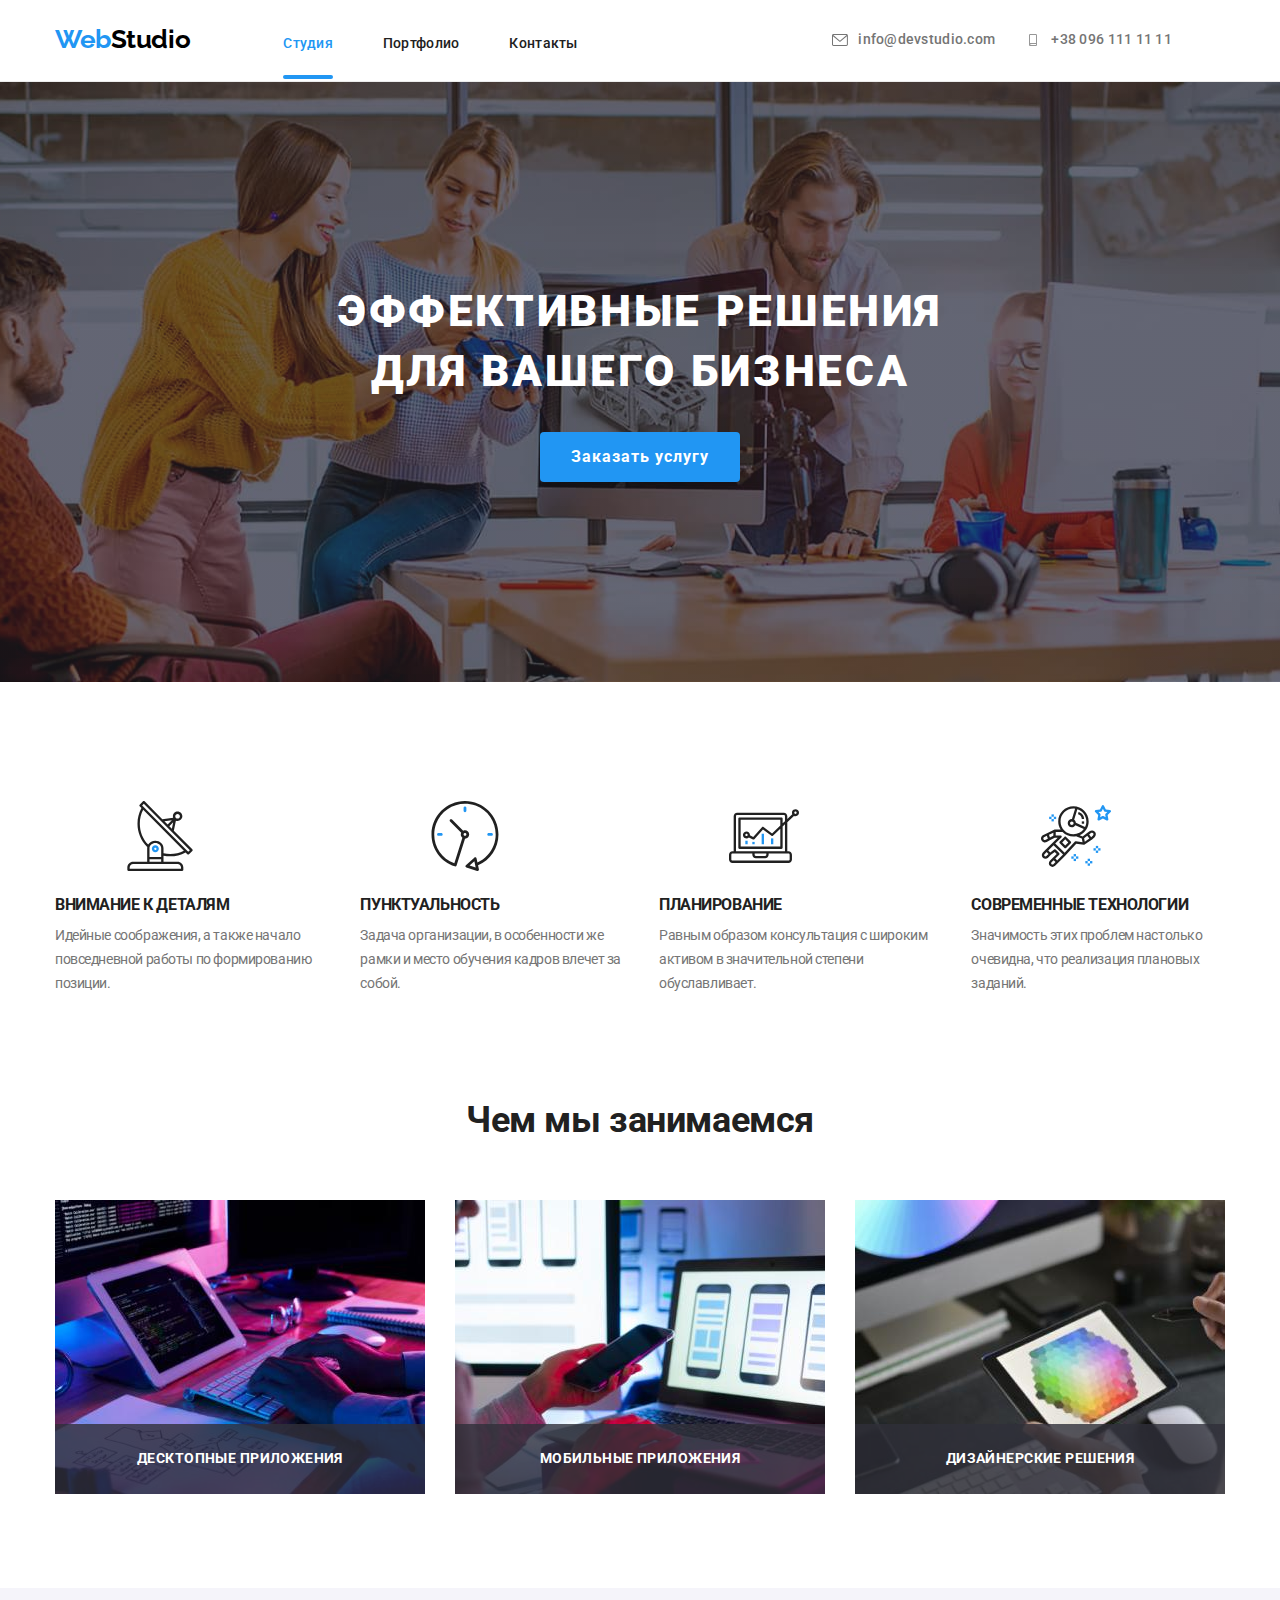
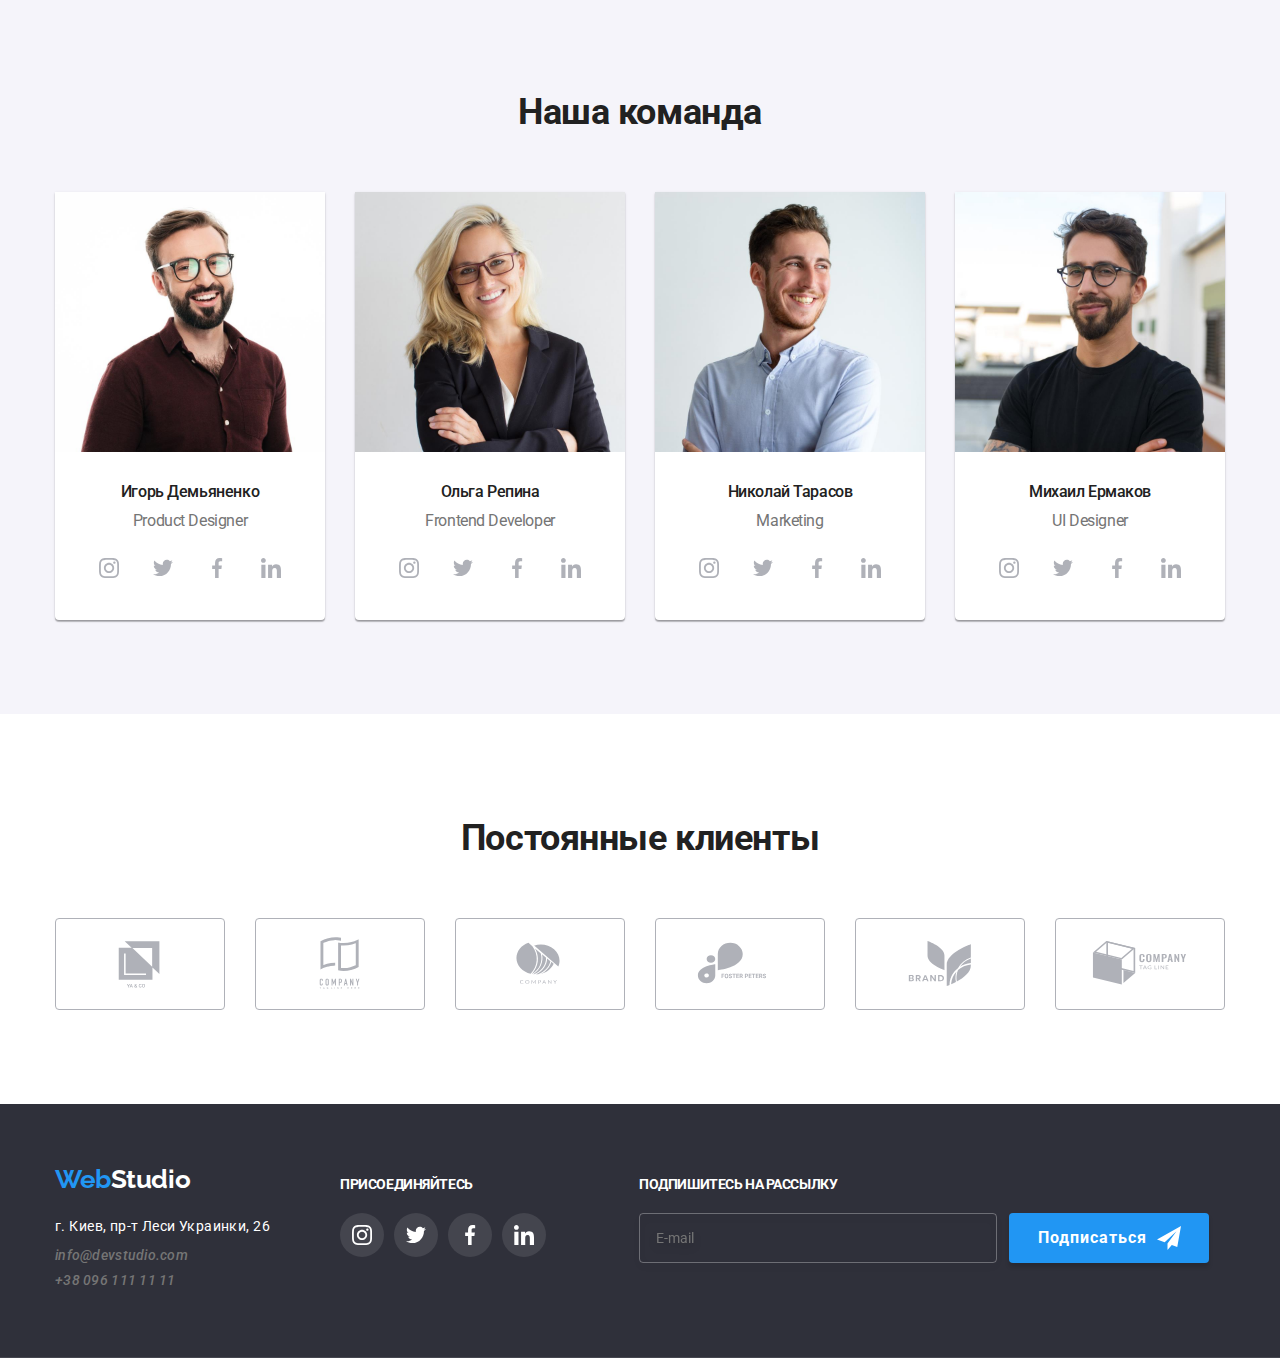
<file: index.html>
<!DOCTYPE html>
<html lang="ru">

<head>
  <meta charset="UTF-8">
  <meta http-equiv="X-UA-Compatible" content="IE=edge">
  <meta name="viewport" content="width=device-width, initial-scale=1.0">
  <title>Web Studio</title>
  <link rel="preconnect" href="https://fonts.googleapis.com">
  <link rel="preconnect" href="https://fonts.gstatic.com" crossorigin>
  <link href="https://fonts.googleapis.com/css2?family=Raleway:wght@700&family=Roboto:wght@400;500;700;900&display=swap"
    rel="stylesheet">
  <link rel="stylesheet" href="https://cdnjs.cloudflare.com/ajax/libs/modern-normalize/1.1.0/modern-normalize.css"
    integrity="sha512-Y0MM+V6ymRKN2zStTqzQ227DWhhp4Mzdo6gnlRnuaNCbc+YN/ZH0sBCLTM4M0oSy9c9VKiCvd4Jk44aCLrNS5Q=="
    crossorigin="anonymous" referrerpolicy="no-referrer" />
  <link rel="stylesheet" href="./css/styles.css">
</head>

<body>
  <!-- header -->
  <header class="header">
    <div class="container">
      <nav>
        <a href="./index.html" class="header-logo link"><span class="header-logo-alt">Web</span>Studio</a>
        <ul class="header-nav">
          <li> <a href="./index.html" class="link current header-link">Студия</a></li>
          <li> <a href="./portfolio.html" class="link header-link">Портфолио</a> </li>
          <li> <a href="" class="link header-link">Контакты</a> </li>
        </ul>

        <ul class="header-links">
          <li> <a href="mailto:info@devstudio.com" class="link contact-link">
              <svg class="contacts-logo">
                <use href="./images/sprite.svg#icon-envelope"></use>
              </svg>
              info@devstudio.com</a> </li>
          <li> <a href="tel:+380961111111" class="link contact-link">
              <svg class="contacts-logo">
                <use href="./images/sprite.svg#icon-smartphone"></use>
              </svg>
              +38 096 111 11 11</a> </li>
        </ul>
      </nav>
    </div>
  </header>
  <main>
    <!-- Hat or Hero -->
    <section class="hero">
      <div class="container">
        <h1 class="hero-title">Эффективные решения для вашего бизнеса</h1>
        <button type="button" class="hero-btn btn" data-modal-open>Заказать услугу</button>
      </div>
    </section>

    <!-- features -->
    <section class="features section">
      <div class="container">
        <h2 class="features-title" hidden>Features</h2>
        <ul class="features-list">
          <li class="features-list-item">
            <div class="features-logo-block">
              <svg class="features-logo">
                <use href="./images/sprite.svg#icon-antenna"></use>
              </svg>
            </div>
            <div class="features-item">
              <h3 class="features-item-title">Внимание к деталям</h3>
              <p class="features-text">Идейные соображения, а также начало повседневной работы по формированию позиции.
              </p>
            </div>
          </li>
          <li class="features-list-item">
            <div class="features-logo-block">
              <svg class="features-logo">
                <use href="./images/sprite.svg#icon-clock"></use>
              </svg>
            </div>
            <div class="features-item">
              <h3 class="features-item-title">Пунктуальность</h3>
              <p class="features-text">Задача организации, в особенности же рамки и место обучения кадров влечет за
                собой.
              </p>
            </div>
          </li>
          <li class="features-list-item">
            <div class="features-logo-block">
              <svg class="features-logo">
                <use href="./images/sprite.svg#icon-diagram"></use>
              </svg>
            </div>
            <div class="features-item">
              <h3 class="features-item-title">Планирование</h3>
              <p class="features-text">Равным образом консультация с широким активом в значительной степени
                обуславливает.</p>
            </div>
          </li>
          <li class="features-list-item">
            <div class="features-logo-block">
              <svg class="features-logo">
                <use href="./images/sprite.svg#icon-astronaut"></use>
              </svg>
            </div>
            <div class="features-item">
              <h3 class="features-item-title">Современные технологии</h3>
              <p class="features-text">Значимость этих проблем настолько очевидна, что реализация плановых заданий.
              </p>
            </div>
          </li>
        </ul>
      </div>
    </section>
    <!-- What we do -->
    <section class="working">
      <div class="container">
        <h2 class="working-title">Чем мы занимаемся</h2>
        <ul class="working-list">
          <li class="working-item">
            <img src="./images/box1.jpg" alt="Десктопные приложения" width="370">
            <p class="working-overtext">Десктопные приложения</p>
          </li>
          <li class="working-item">
            <img src="./images/box2.jpg" alt="Мобильные приложения" width="370">
            <p class="working-overtext">Мобильные приложения</p>
          </li>
          <li class="working-item">
            <img src="./images/box3.jpg" alt="Дизайнерские решения" width="370">
            <p class="working-overtext">Дизайнерские решения</p>
          </li>
        </ul>
      </div>
    </section>
    <!-- Our team -->
    <section class="team section">
      <div class="container">
        <h2 class="team-title">Наша команда</h2>
        <ul class="team-list">
          <li class="team-item">
            <img src="./images/teamcard1.jpg" alt="Фото Игоря" width="270">
            <div class="team-text-item">
              <h3 class="team-item-title">Игорь Демьяненко</h3>
              <p class="team-item-text">Product Designer</p>
              <ul class="team-logo-block">
                <li class="team-logo-item">
                  <svg class="team-logo">
                    <use href="./images/sprite.svg#icon-instagram"></use>
                  </svg>
                </li>
                <li class="team-logo-item">
                  <svg class="team-logo">
                    <use href="./images/sprite.svg#icon-twitter"></use>
                  </svg>
                </li>
                <li class="team-logo-item">
                  <svg class="team-logo">
                    <use href="./images/sprite.svg#icon-facebook"></use>
                  </svg>
                </li>
                <li class="team-logo-item">
                  <svg class="team-logo">
                    <use href="./images/sprite.svg#icon-linkedin"></use>
                  </svg>
                </li>
              </ul>
            </div>
          </li>
          <li class="team-item">
            <img src="./images/teamcard2.jpg" alt="Фото Ольги" width="270">
            <div class="team-text-item">
              <h3 class="team-item-title">Ольга Репина</h3>
              <p class="team-item-text">Frontend Developer</p>
              <ul class="team-logo-block">
                <li class="team-logo-item">
                  <svg class="team-logo">
                    <use href="./images/sprite.svg#icon-instagram"></use>
                  </svg>
                </li>
                <li class="team-logo-item">
                  <svg class="team-logo">
                    <use href="./images/sprite.svg#icon-twitter"></use>
                  </svg>
                </li>
                <li class="team-logo-item">
                  <svg class="team-logo">
                    <use href="./images/sprite.svg#icon-facebook"></use>
                  </svg>
                </li>
                <li class="team-logo-item">
                  <svg class="team-logo">
                    <use href="./images/sprite.svg#icon-linkedin"></use>
                  </svg>
                </li>
              </ul>
            </div>
          </li>
          <li class="team-item">
            <img src="./images/teamcard3.jpg" alt="Фото Николая" width="270">
            <div class="team-text-item">
              <h3 class="team-item-title">Николай Тарасов</h3>
              <p class="team-item-text">Marketing</p>
              <ul class="team-logo-block">
                <li class="team-logo-item">
                  <svg class="team-logo">
                    <use href="./images/sprite.svg#icon-instagram"></use>
                  </svg>
                </li>
                <li class="team-logo-item">
                  <svg class="team-logo">
                    <use href="./images/sprite.svg#icon-twitter"></use>
                  </svg>
                </li>
                <li class="team-logo-item">
                  <svg class="team-logo">
                    <use href="./images/sprite.svg#icon-facebook"></use>
                  </svg>
                </li>
                <li class="team-logo-item">
                  <svg class="team-logo">
                    <use href="./images/sprite.svg#icon-linkedin"></use>
                  </svg>
                </li>
              </ul>
            </div>
          </li>
          <li class="team-item">
            <img src="./images/teamcard4.jpg" alt="Фото Михаила" width="270">
            <div class="team-text-item">
              <h3 class="team-item-title">Михаил Ермаков</h3>
              <p class="team-item-text">UI Designer</p>

              <ul class="team-logo-block">
                <li class="team-logo-item">
                  <svg class="team-logo">
                    <use href="./images/sprite.svg#icon-instagram"></use>
                  </svg>
                </li>
                <li class="team-logo-item">
                  <svg class="team-logo">
                    <use href="./images/sprite.svg#icon-twitter"></use>
                  </svg>
                </li>
                <li class="team-logo-item">
                  <svg class="team-logo">
                    <use href="./images/sprite.svg#icon-facebook"></use>
                  </svg>
                </li>
                <li class="team-logo-item">
                  <svg class="team-logo">
                    <use href="./images/sprite.svg#icon-linkedin"></use>
                  </svg>
                </li>
              </ul>

            </div>
          </li>
        </ul>
      </div>
    </section>
  </main>
  <!-- clients -->
  <section class="client section">
    <div class="container">
      <h2 class="client-title">Постоянные клиенты</h2>
      <ul class="client-logo-block">
        <li class="client-logo-item">
          <a href="#" class="link"></a>
          <svg class="client-logo">
            <use href="./images/sprite.svg#icon-Logo"></use>
          </svg>
        </li>
        <li class="client-logo-item">
          <a href="#" class="link"></a>
          <svg class="client-logo">
            <use href="./images/sprite.svg#icon-Logo1"></use>
          </svg>
        </li>
        <li class="client-logo-item">
          <a href="#" class="link"></a>
          <svg class="client-logo">
            <use href="./images/sprite.svg#icon-Logo2"></use>
          </svg>
        </li>
        <li class="client-logo-item">
          <a href="#" class="link"></a>
          <svg class="client-logo">
            <use href="./images/sprite.svg#icon-Logo3"></use>
          </svg>
        </li>
        <li class="client-logo-item">
          <a href="#" class="link"></a>
          <svg class="client-logo">
            <use href="./images/sprite.svg#icon-Logo4"></use>
          </svg>
        </li>
        <li class="client-logo-item">
          <a href="#" class="link"></a>
          <svg class="client-logo">
            <use href="./images/sprite.svg#icon-Logo5"></use>
          </svg>
        </li>

      </ul>
    </div>
  </section>


  <!-- our contacts -->

  <footer class="footer">
    <div class="container">
      <div class="footer-blocks">
        <div class="adress-block">
          <a href="./index.html" class="link footer-logo"><span class="footer-logo-alt">Web</span>Studio</a>
          <address class="address">
            <ul class="footer-links">
              <li>
                <p class="physical-address"> г. Киев, пр-т Леси Украинки, 26</p>
              </li>
              <li> <a href="mailto:info@devstudio.com" class="link contact-link">info@devstudio.com</a> </li>
              <li> <a href="tel:+380961111111" class="link contact-link">+38 096 111 11 11</a> </li>
            </ul>
          </address>
        </div>
        <div class="join">
          <p class="join-text">присоединяйтесь</p>
          <ul class="join-logo-block">
            <li class="join-logo-item">
              <a href="#" class="link"></a>
              <svg class="join-logo">
                <use href="./images/sprite.svg#icon-instagram"></use>
              </svg>
            </li>
            <li class="join-logo-item">
              <a href="#" class="link"></a>
              <svg class="join-logo">
                <use href="./images/sprite.svg#icon-twitter"></use>
              </svg>
            </li>
            <li class="join-logo-item">
              <a href="#" class="link"></a>
              <svg class="join-logo">
                <use href="./images/sprite.svg#icon-facebook"></use>
              </svg>
            </li>
            <li class="join-logo-item">
              <a href="#" class="link"></a>
              <svg class="join-logo">
                <use href="./images/sprite.svg#icon-linkedin"></use>
              </svg>
            </li>
          </ul>
        </div>
        <div class="mailing">
          <p class="mailing-text">Подпишитесь на рассылку</p>

          <form action="#" method="GET" class="mailing-form">

            <label for="email-input" class="mailing-input-text"></label>
            <input type="email" placeholder="E-mail" id="email-input" name="user-email" class="mailing-input">
            <button type="submit" class="mailing-btn btn">Подписаться
              <svg class="mailing-logo">
                <use href="./images/sprite.svg#icon-icon-send"></use>
              </svg>
            </button>

          </form>

        </div>
      </div>
    </div>
  </footer>
  <div class="backdrop is-hidden" data-modal>
    <div class="modal">
      <button class="close-btn" type="button" data-modal-close>
        <svg class="close-icon">
          <use href="./images/sprite.svg#icon-Vector"></use>
        </svg>
      </button>
      <form action="" method="GET" class="modal-form">
        <p class="modal-title">Оставьте свои данные, мы вам перезвоним</p>


        <div class="form-field">
          <label for="name-input" class="form-input-text">Имя</label>
          <div class="input-wrapper">
            <input type="text" name="user-name" id="name-input" class="form-input">
            <svg class="input-icon" width="18" height="18">
              <use href="./images/sprite.svg#icon-person-black"></use>
            </svg>
          </div>

        </div>

        <div class="form-field">
          <label for="tel-input" class="form-input-text">Телефон</label>
          <div class="input-wrapper">
            <input type="tel" id="tel-input" name="user-name" class="form-input">
            <svg class="input-icon" width="18" height="18">
              <use href="./images/sprite.svg#icon-phone-black"></use>
            </svg>
          </div>


        </div>

        <div class="form-field">
          <label for="email-input" class="form-input-text">Почта</label>
          <div class="input-wrapper">
            <input type="email" id="email-input" name="user-name" class="form-input">
            <svg class="input-icon" width="18" height="18">
              <use href="./images/sprite.svg#icon-email-black"></use>
            </svg>
          </div>


        </div>

        <div class="form-field">
          <label for="comment" class="form-input-text">Комментарий</label>
          <div class="input-wrapper">
            <textarea name="user-comment" id="comment" class="form-text" placeholder="Введите текст"></textarea>

          </div>

          <div class="form-field">
            <input type="checkbox" class="input-check visually-hidden" id="input-check">
            <label for="input-check" class="input-check-text">

              <span class="input-check">
                <svg class="check-icon" width="11" height="8">
                  <use href="./images/sprite.svg#icon-check"></use>
                </svg>
              </span>
              Соглашаюсь с рассылкой и принимаю <a href="#" class="form-rights"> Условия договора</a> </label>
          </div>
          <button type="submit" class="form-send-btn btn">Отправить</button>
      </form>
    </div>
  </div>

  <script src="./js/modal.js"></script>
  <!-- Скрипт Репеты -->
  <!-- <script>
    (() => {
      document
        .querySelector('.js-speaker-form')
        .addEventListener('submit', e => {
          e.preventDefault();

          new FormData(e.currentTarget).forEach(value, name) =>
          console.log(`${name}: ${value}`),
       );
    });
    }) ();

  </script> -->
</body>

</html>
</file>
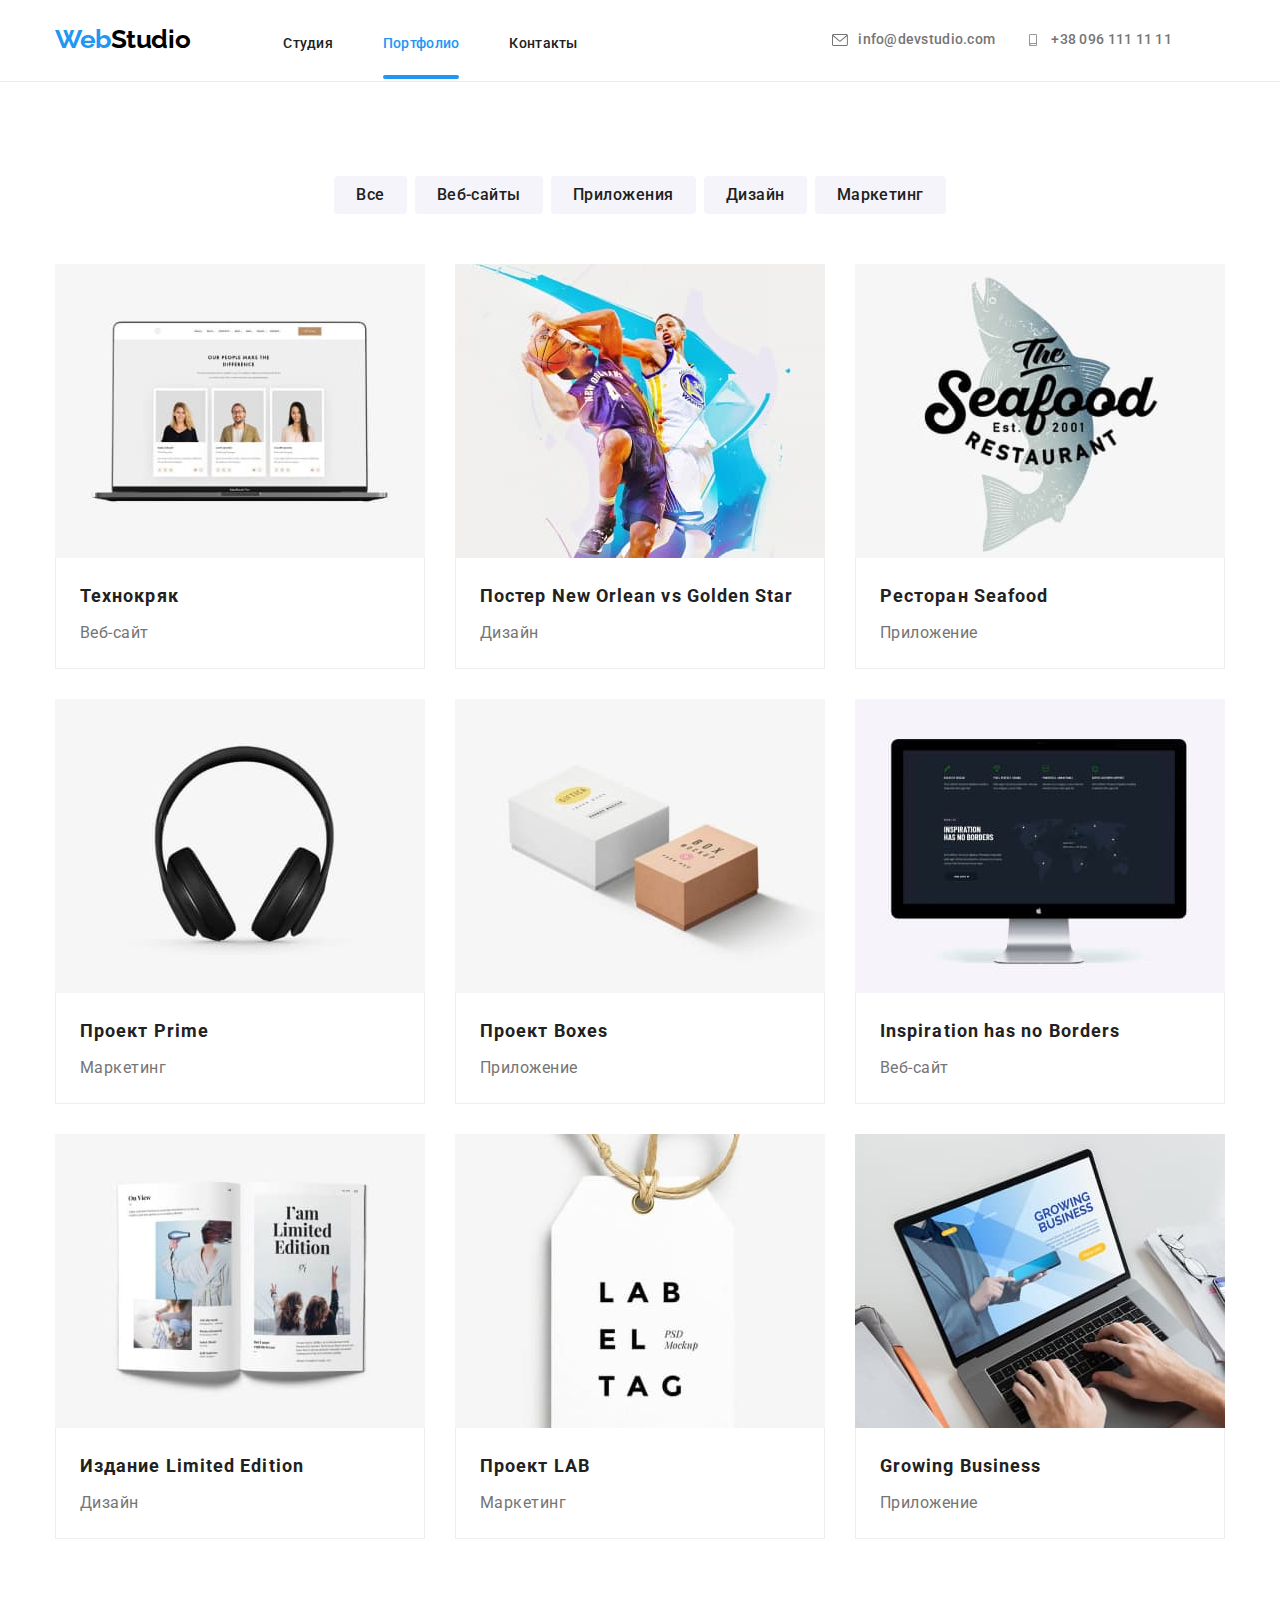
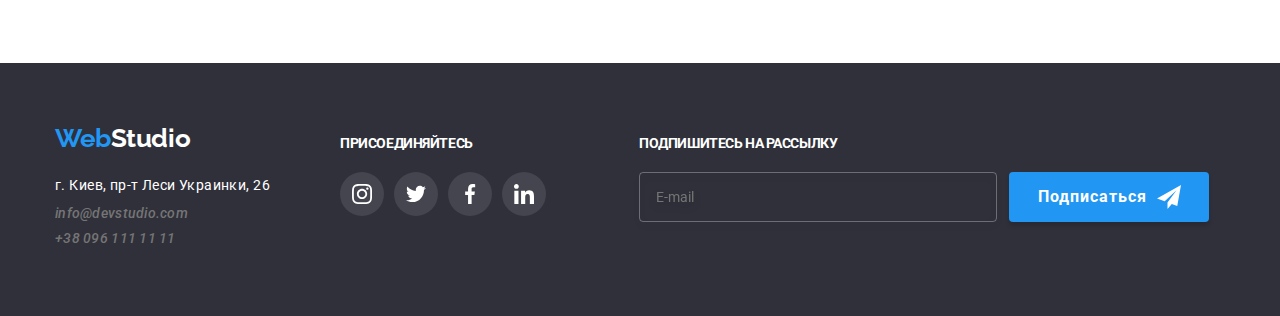
<file: portfolio.html>
<!DOCTYPE html>
<html lang="ru">

<head>
    <meta charset="UTF-8">
    <meta http-equiv="X-UA-Compatible" content="IE=edge">
    <meta name="viewport" content="width=device-width, initial-scale=1.0">
    <title>Web Studio</title>
    <link rel="preconnect" href="https://fonts.googleapis.com">
    <link rel="preconnect" href="https://fonts.gstatic.com" crossorigin>
    <link
        href="https://fonts.googleapis.com/css2?family=Raleway:wght@700&family=Roboto:wght@400;500;700;900&display=swap"
        rel="stylesheet">
    <link rel="stylesheet" href="https://cdnjs.cloudflare.com/ajax/libs/modern-normalize/1.1.0/modern-normalize.css"
        integrity="sha512-Y0MM+V6ymRKN2zStTqzQ227DWhhp4Mzdo6gnlRnuaNCbc+YN/ZH0sBCLTM4M0oSy9c9VKiCvd4Jk44aCLrNS5Q=="
        crossorigin="anonymous" referrerpolicy="no-referrer" />
    <link rel="stylesheet" href="./css/styles.css">
</head>

<body>
    <!-- header -->
    <header class="header">
        <div class="container">
            <nav>
                <a href="./index.html" class="header-logo link"><span class="header-logo-alt">Web</span>Studio</a>
                <ul class="header-nav">
                    <li> <a href="./index.html" class="link header-link">Студия</a> </li>
                    <li> <a href="./portfolio.html" class="link current header-link">Портфолио</a> </li>
                    <li> <a href="" class="link header-link">Контакты</a> </li>
                </ul>

                <ul class="header-links">
                    <li> <a href="mailto:info@devstudio.com" class="link contact-link">
                            <svg class="contacts-logo">
                                <use href="./images/sprite.svg#icon-envelope"></use>
                            </svg>
                            info@devstudio.com</a> </li>
                    <li> <a href="tel:+380961111111" class="link contact-link">
                            <svg class="contacts-logo">
                                <use href="./images/sprite.svg#icon-smartphone"></use>
                            </svg>
                            +38 096 111 11 11</a> </li>
                </ul>
            </nav>
        </div>
    </header>
    <main>
        <h1 hidden> Our portfolio </h1>

        <section class="filters section">
            <div class="container">
                <ul class="filters-list">
                    <li>
                        <button type="button" class="filters-btn btn-alt"> Все </button>
                    </li>
                    <li>
                        <button type="button" class="filters-btn btn-alt"> Веб-сайты </button>
                    </li>
                    <li>
                        <button type="button" class="filters-btn btn-alt"> Приложения </button>
                    </li>
                    <li>
                        <button type="button" class="filters-btn btn-alt"> Дизайн </button>
                    </li>
                    <li>
                        <button type="button" class="filters-btn btn-alt"> Маркетинг</button>
                    </li>
                </ul>

                <h2 hidden> Our-works </h2>

                <ul class="works-list">
                    <li class="works-item">
                        <div class="works-image-block">
                            <img src="./images/pf1.jpg" width="370px" alt="Сайт Технокряк" />
                            <p class="works-item-hidden">Технокряк это современная площадка распространения
                                коронавируса.
                                Компании используют эту платформу для цифрового
                                шпионажа и атак на защищённые сервера конкурентов.</p>
                        </div>
                        <div class="works-text-item">
                            <h3 class="works-item-title">Технокряк</h3>
                            <p class="works-item-text">Веб-сайт</p>
                        </div>
                    </li>
                    <li class="works-item">
                        <div class="works-image-block">
                            <img src="./images/pf2.jpg" width="370px" alt="Баскетболисты" />
                            <p class="works-item-hidden">Overlay.</p>
                        </div>
                        <div class="works-text-item">
                            <h3 class="works-item-title">Постер New Orlean vs Golden Star</h3>
                            <p class="works-item-text">Дизайн</p>
                        </div>
                    </li>
                    <li class="works-item">
                        <div class="works-image-block">
                            <img src="./images/pf3.jpg" width="370px" alt="Логотип ресторана" />
                            <p class="works-item-hidden">Overlay.</p>
                        </div>
                        <div class="works-text-item">
                            <h3 class="works-item-title">Ресторан Seafood</h3>
                            <p class="works-item-text">Приложение</p>
                        </div>
                    </li>
                    <li class="works-item">
                        <div class="works-image-block">
                            <img src="./images/pf4.jpg" width="370px" alt="Наушники" />
                            <p class="works-item-hidden">Overlay.</p>
                        </div>

                        <div class="works-text-item">
                            <h3 class="works-item-title">Проект Prime</h3>
                            <p class="works-item-text">Маркетинг</p>
                        </div>
                    </li>
                    <li class="works-item">
                        <div class="works-image-block">
                            <img src="./images/pf5.jpg" width="370px" alt="Коробки" />
                            <p class="works-item-hidden">Overlay.</p>
                        </div>

                        <div class="works-text-item">
                            <h3 class="works-item-title">Проект Boxes</h3>
                            <p class="works-item-text">Приложение</p>
                        </div>
                    </li>
                    <li class="works-item">
                        <div class="works-image-block">
                            <img src="./images/pf6.jpg" width="370px" alt="iMac" />
                            <p class="works-item-hidden">Overlay.</p>
                        </div>

                        <div class="works-text-item">
                            <h3 class="works-item-title">Inspiration has no Borders</h3>
                            <p class="works-item-text">Веб-сайт</p>
                        </div>
                    </li>
                    <li class="works-item">
                        <div class="works-image-block">
                            <img src="./images/pf7.jpg" width="370px" alt="Книга" />
                            <p class="works-item-hidden">Overlay.</p>
                        </div>

                        <div class="works-text-item">
                            <h3 class="works-item-title">Издание Limited Edition</h3>
                            <p class="works-item-text">Дизайн</p>
                        </div>
                    </li>
                    <li class="works-item">
                        <div class="works-image-block">
                            <img src="./images/pf8.jpg" width="370px" alt="Этикетка" />
                            <p class="works-item-hidden">Overlay.</p>
                        </div>

                        <div class="works-text-item">
                            <h3 class="works-item-title">Проект LAB</h3>
                            <p class="works-item-text">Маркетинг</p>
                        </div>
                    </li>
                    <li class="works-item">
                        <div class="works-image-block">
                            <img src="./images/pf9.jpg" width="370px" alt="Macbook" />
                            <p class="works-item-hidden">Overlay.</p>
                        </div>

                        <div class="works-text-item">
                            <h3 class="works-item-title">Growing Business</h3>
                            <p class="works-item-text">Приложение</p>
                        </div>
                    </li>

                </ul>
            </div>
        </section>
    </main>
    <!-- our contacts -->

    <footer class="footer">
        <div class="container">
            <div class="footer-blocks">
                <div class="adress-block">
                    <a href="./index.html" class="link footer-logo"><span class="footer-logo-alt">Web</span>Studio</a>
                    <address class="address">
                        <ul class="footer-links">
                            <li>
                                <p class="physical-address"> г. Киев, пр-т Леси Украинки, 26</p>
                            </li>
                            <li> <a href="mailto:info@devstudio.com" class="link contact-link">info@devstudio.com</a>
                            </li>
                            <li> <a href="tel:+380961111111" class="link contact-link">+38 096 111 11 11</a> </li>
                        </ul>
                    </address>
                </div>
                <div class="join">
                    <p class="join-text">присоединяйтесь</p>
                    <ul class="join-logo-block">
                        <li class="join-logo-item">
                            <a href="#" class="link"></a>
                            <svg class="join-logo">
                                <use href="./images/sprite.svg#icon-instagram"></use>
                            </svg>
                        </li>
                        <li class="join-logo-item">
                            <a href="#" class="link"></a>
                            <svg class="join-logo">
                                <use href="./images/sprite.svg#icon-twitter"></use>
                            </svg>
                        </li>
                        <li class="join-logo-item">
                            <a href="#" class="link"></a>
                            <svg class="join-logo">
                                <use href="./images/sprite.svg#icon-facebook"></use>
                            </svg>
                        </li>
                        <li class="join-logo-item">
                            <a href="#" class="link"></a>
                            <svg class="join-logo">
                                <use href="./images/sprite.svg#icon-linkedin"></use>
                            </svg>
                        </li>
                    </ul>
                </div>
                <div class="mailing">
                    <p class="mailing-text">Подпишитесь на рассылку</p>

                    <form action="#" method="GET" class="mailing-form">

                        <label for="email-input" class="mailing-input-text"></label>
                        <input type="email" placeholder="E-mail" id="email-input" name="user-email"
                            class="mailing-input">
                        <button type="submit" class="mailing-btn btn">Подписаться
                            <svg class="mailing-logo">
                                <use href="./images/sprite.svg#icon-icon-send"></use>
                            </svg>
                        </button>

                    </form>

                </div>
            </div>
        </div>
    </footer>
</body>

</html>
</file>
<file: css/styles.css>
/* цвет заголовков и ссылок #212121 */

/* цвет активных ссылок и кнопки #2196F3 */

/* цвет текстовых блоков, должности и номера телефона в хедере #757575 */

/* фон #E5E5E5 */

/* вторичный фон #2F303A*/

/* фон хедера и цвет текста активных кнопок  #FFFFFF*/

/* третий цвет фона и цвет неактивных кнопок портфолио #F5F4FA */

:root {
  --primary-text-color: #212121;
  --secondary-text-color: #757575;
  --accent-color: #2196f3;
  --primary-background-color: #ffffff;
  --secondary-background-color: #2f303a;
  --tertiary-background-color: #f5f4fa;
}

h1, h2, h3, h4, h5, h6, p {
  margin: 0;
  padding: 0;
}

ul {
  list-style: none;
  margin: 0;
  padding: 0;
}

img {
  display: block;
}

.link {
  text-decoration: none;
  font-family: Roboto, sans-serif;
  color: #212121;
}

.btn {
  width: 200px;
  height: 50px;
  display: block;
  color: #ffffff;
  background-color: var(--accent-color);
  font-family: Roboto, sans-serif;
  font-style: normal;
  font-weight: bold;
  font-size: 16px;
  line-height: 1.87;
  align-items: center;
  text-align: center;
  letter-spacing: 0.06em;
  border: none;
  border-radius: 4px;
  cursor: pointer;
  box-shadow: 0px 4px 4px rgba(0, 0, 0, 0.15);
  border-radius: 4px;
}

body {
  background-color: var(--primary-background-color);
  color: var(--primary-text-color);
  font-family: Roboto, sans-serif;
  font-size: 14px;
  line-height: 1.71;
  letter-spacing: -0.03em;
}

.container {
  width: 1200px;
  padding-left: 15px;
  padding-right: 15px;
  margin: 0 auto;
  /* outline: 2px solid tomato; */
}

.section {
  padding-top: 94px;
  padding-bottom: 94px;
}

.visually-hidden {
  position: absolute;
  width: 1px;
  height: 1px;
  margin: -1px;
  padding: 0;
  overflow: hidden;
  border: 0;
  clip: rect(0 0 0 0);
}

/* header styles */

.header {
  padding-top: 24px;
  padding-bottom: 25px;
  background-color: #ffffff;
  border-bottom: 1px solid #ECECEC;
  max-width: 1600px;
  margin-right: auto;
  margin-left: auto;
}

.header nav {
  display: flex;
}

.header-logo {
  margin-right: 93px;
  display: block;
  color: #000000;
  font-family: Raleway, sans-serif;
  font-weight: 700;
  font-size: 26px;
  line-height: 1.19;
}

.header-logo-alt {
  color: #2196f3;
}

.header-nav {
  margin-left: -50px;
  margin-right: 305px;
  max-width: 294px;
  padding-top: 8px;
  display: flex;
}

.header-nav .link {
  flex-basis: calc((100% / 3) - 50px);
  margin-left: 50px;
  font-weight: 500;
  font-size: 14px;
  line-height: 1.14;
  letter-spacing: 0.02em;
  transition: color 250ms cubic-bezier(0.4, 0, 0.2, 1);
  position: relative;
}

.header-nav .link:hover, .header-nav .link:focus {
  color: var(--accent-color);
}

.header-nav .current.link::after {
  content: "";
  width: 100%;
  height: 4px;
  border-radius: 2px;
  background-color: var(--accent-color);
  position: absolute;
  left: 0;
  bottom: -28px;
}

.header-nav .link.current {
  color: var(--accent-color);
}

.header-links {
  padding-top: 8px;
  display: flex;
}

.header-links .link {
  color: var(--secondary-text-color);
  font-weight: 500;
  line-height: 1.14;
  letter-spacing: 0.02em;
}

.contact-link {
  display: flex;
  align-items: center;
  transition: color 250ms cubic-bezier(0.4, 0, 0.2, 1);
}

.contacts-logo {
  width: 16px;
  height: 12px;
  margin-right: 10px;
  fill: var(--secondary-text-color);
  transition: fill 250ms cubic-bezier(0.4, 0, 0.2, 1);
}

.header-links .contact-link:first-child {
  margin-right: 30px;
}

.header-links .contact-link:hover, .header-links .contact-link:focus {
  color: var(--accent-color);
}

.header-links .contact-link:hover .contacts-logo, .header-links .contact-link:focus contacts-logo {
  fill: var(--accent-color);
}

/* Hat or Hero styles */

.hero {
  color: #ffffff;
  /* background: var(--secondary-background-color); */
  max-width: 1600px;
  margin-right: auto;
  margin-left: auto;
  padding-top: 200px;
  padding-bottom: 200px;
  background-image: linear-gradient(rgba(47, 48, 58, 0.4), rgba(47, 48, 58, 0.4)), url(../images/hb.jpg);
  background-repeat: no-repeat;
  background-position: center;
  background-size: cover;
}

.hero-title {
  max-width: 696px;
  margin: 0 auto 30px;
  font-weight: 900;
  font-size: 44px;
  line-height: 1.36;
  letter-spacing: 0.06em;
  text-transform: uppercase;
  text-align: center;
}

.hero-btn {
  margin: 0 auto;
  transition: background-color 250ms cubic-bezier(0.4, 0, 0.2, 1);
}

.hero-btn:hover, .hero-btn:focus {
  background-color: #188CE8;
}

/* features */

/* .features {
  padding-top: 94px;
  padding-bottom: 94px;
} */

.features-list {
  display: flex;
  margin-left: -30px;
}

.features-item {
  flex-basis: calc(100% / 4) -30px;
  margin-left: 30px;
}

.features-logo {
  width: 70px;
  height: 70px;
}

.features-logo-block {
  display: flex;
  align-items: center;
  padding-left: 100px;
  padding-right: 100px;
  padding-top: 25px;
  padding-bottom: 25px;
}

.features-item-title {
  font-weight: bold;
  line-height: 1.14;
  text-transform: uppercase;
  margin-bottom: 10px;
}

.features-text {
  color: var(--secondary-text-color);
}

/* what we do section */

.working {
  padding-bottom: 94px;
}

.working-title {
  font-weight: bold;
  font-size: 36px;
  line-height: 1.67;
  text-align: center;
  margin-bottom: 50px;
}

.working-list {
  display: flex;
  margin-left: -30px;
}

.working-item {
  flex-basis: calc(100% / 3) -30px;
  margin-left: 30px;
  position: relative;
  overflow: hidden;
  text-align: center;
}

.working-overtext {
  width: 370px;
  height: 70px;
  position: absolute;
  bottom: 0;
  left: 0;
  margin: 0;
  padding: 27px 0px;
  background: rgba(47, 48, 58, 0.8);
  font-size: 14px;
  line-height: 1.14;
  font-weight: bold;
  letter-spacing: 0.03em;
  text-transform: uppercase;
  color: #FFFFFF;
}

/* our team */

.team {
  /* background-color: var(--tertiary-background-color); */
  /* padding-top: 94px;
  padding-bottom: 94px; */
  max-width: 1600px;
  margin-right: auto;
  margin-left: auto;
  background-image: linear-gradient(var(--tertiary-background-color), var(--tertiary-background-color));
  background-repeat: no-repeat;
  background-position: center;
  background-size: cover;
}

.team-title {
  margin-bottom: 50px;
  font-weight: bold;
  font-size: 36px;
  line-height: 1.67;
  text-align: center;
}

.team-list {
  display: flex;
  margin-left: -30px;
}

.team-item {
  flex-basis: calc(100% / 4) - 30px;
  margin-left: 30px;
  background-color: #ffffff;
  box-shadow: 0px 1px 3px rgba(0, 0, 0, 0.12), 0px 1px 1px rgba(0, 0, 0, 0.14), 0px 2px 1px rgba(0, 0, 0, 0.2);
  border-radius: 0px 0px 4px 4px;
}

.team-text-item {
  margin-top: 30px;
  /* margin-bottom: 30px; */
}

.team-logo-block {
  display: flex;
  fill: #AFB1B8;
}

.team-logo-item {
  display: flex;
  justify-content: center;
  align-items: center;
  width: 44px;
  height: 44px;
  border-radius: 50%;
  margin-top: 16px;
  margin-bottom: 30px;
  margin-right: 10px;
  transition: fill 250ms cubic-bezier(0.4, 0, 0.2, 1), background-color 250ms cubic-bezier(0.4, 0, 0.2, 1);
}

.team-logo-item:first-child {
  margin-left: 32px;
}

.team-logo-item:last-child {
  margin-right: 0px;
}

.team-logo-item:hover, .team-logo-item:focus {
  background-color: #2196F3;
}

.team-logo-item:hover, .team-logo-item:focus {
  fill: #ffffff;
}

.team-logo {
  width: 20px;
  height: 20px;
}

.team-item-title {
  margin-bottom: 10px;
  font-weight: 500;
  font-size: 16px;
  line-height: 1.19;
  text-align: center;
}

.team-item-text {
  font-weight: normal;
  font-size: 16px;
  line-height: 1.19;
  text-align: center;
  color: var(--secondary-text-color);
}

/* clients */

.client-title {
  margin-bottom: 50px;
  font-weight: bold;
  font-size: 36px;
  line-height: 1.67;
  text-align: center;
}

.client-logo-block {
  display: flex;
  fill: #AFB1B8;
}

.client-logo {
  width: 106px;
  height: 60px;
}

.client-logo-item {
  display: flex;
  justify-content: center;
  align-items: center;
  width: 170px;
  height: 92px;
  border-radius: 4px;
  border: 1px solid #AFB1B8;
  margin-right: 30px;
  transition: fill 250ms cubic-bezier(0.4, 0, 0.2, 1), background-color 250ms cubic-bezier(0.4, 0, 0.2, 1);
}

.client-logo-item:last-child {
  margin-right: 0px;
}

.client-logo-item:hover, .client-logo-item:focus {
  border-color: #2196F3;
}

.client-logo-item:hover, .client-logo-item:focus {
  fill: #2196F3;
}

/* footer */

.footer {
  /* background-color: var(--secondary-background-color); */
  max-width: 1600px;
  margin-right: auto;
  margin-left: auto;
  padding-top: 60px;
  padding-bottom: 60px;
  background-image: linear-gradient(var(--secondary-background-color), var(--secondary-background-color));
  background-repeat: no-repeat;
  background-position: center;
  background-size: cover;
}

.footer-blocks {
  display: flex;
}

.footer-logo {
  display: block;
  margin-bottom: 20px;
  font-family: Raleway, sans-serif;
  font-weight: 700;
  font-size: 26px;
  line-height: 1.19;
  color: var(--primary-background-color);
}

.footer-logo-alt {
  color: #2196f3;
}

.physical-address {
  display: block;
  margin-bottom: 9px;
  font-style: normal;
  font-weight: normal;
  font-size: 14px;
  line-height: 1.71;
  letter-spacing: 0.03em;
  color: #ffffff;
}

.footer-links .link {
  display: block;
  color: var(--secondary-text-color);
  font-weight: 500;
  line-height: 1.14;
  letter-spacing: 0.02em;
  transition: color 250ms cubic-bezier(0.4, 0, 0.2, 1);
}

.footer-links .contact-link:first-child {
  margin-bottom: 9px;
}

.footer-links .link:hover, .footer-links .link:focus {
  color: var(--accent-color);
}

.join {
  font-weight: bold;
  line-height: 1.21;
  text-transform: uppercase;
  color: #FFFFFF;
  margin-top: 12px;
  margin-left: 70px;
}

.join-logo-block {
  display: flex;
  fill: #FFFFFF;
  margin-top: 20px;
}

.join-logo-item {
  display: flex;
  justify-content: center;
  align-items: center;
  width: 44px;
  height: 44px;
  border-radius: 50%;
  background: rgba(255, 255, 255, 0.1);
  margin-right: 10px;
  transition: fill 250ms cubic-bezier(0.4, 0, 0.2, 1), background-color 250ms cubic-bezier(0.4, 0, 0.2, 1);
}

/* .join-logo-item:first-child {
  margin-left: 32px;
} */

.join-logo-item:last-child {
  margin-right: 0px;
}

.join-logo-item:hover, .team-logo-item:focus {
  background-color: #2196F3;
}

.join-logo-item:hover, .team-logo-item:focus {
  fill: #ffffff;
}

.join-logo {
  width: 20px;
  height: 20px;
}

.mailing {
  font-weight: bold;
  line-height: 1.21;
  text-transform: uppercase;
  color: #FFFFFF;
  margin-top: 12px;
  margin-left: 93px;
}

.mailing-text {
  margin-bottom: 20px;
}

.mailing-form {
  display: flex;
  
}

.mailing-input {
  width: 358px;
  height: 50px;
  border: 1px solid rgba(255, 255, 255, 0.3);
  filter: drop-shadow(0px 4px 4px rgba(0, 0, 0, 0.15));
  border-radius: 4px;
  background: none;
  padding-left: 16px;
  outline: none;
 }

.mailing-btn {
  display: flex;
  padding-left: 29px;
  margin-left: 12px;
}

.mailing-logo {
  width: 24px;
  height: 24px;
  margin-left: 10px;
  display: block;
  fill: #ffffff;
}

/* portfolio section */

.btn-alt {
  padding: 6px 22px;
  display: block;
  color: var(--primary-text-color);
  background-color: var(--tertiary-background-color);
  font-family: Roboto, sans-serif;
  font-weight: 500;
  font-size: 16px;
  line-height: 1.62;
  text-align: center;
  letter-spacing: 0.03em;
  border: none;
  border-radius: 4px;
  cursor: pointer;
}

.filters-list {
  display: flex;
  margin-bottom: 50px;
  margin-left: -8px;
  justify-content: center;
}

.filters-btn {
  flex-basis: content;
  margin-left: 8px;
  transition: fill 250ms cubic-bezier(0.4, 0, 0.2, 1), background-color 250ms cubic-bezier(0.4, 0, 0.2, 1);
}

.filters-btn:hover, .filters-btn:focus {
  color: #ffffff;
  background-color: var(--accent-color);
}

.filters-list {
  justify-content: center;
}

/* portfolio works */

.works-list {
  display: flex;
  flex-wrap: wrap;
  margin-left: -30px;
}

.works-item {
  background: #FFFFFF;
  flex-basis: calc(100% / 3) - 30px;
  margin-left: 30px;
  margin-bottom: 30px;
  transition: box-shadow 250ms cubic-bezier(0.4, 0, 0.2, 1);
}

.works-item:hover, .works-item:focus {
  box-shadow: 0px 1px 1px rgba(0, 0, 0, 0.12), 0px 4px 4px rgba(0, 0, 0, 0.06), 1px 4px 6px rgba(0, 0, 0, 0.16);
  ;
}

.works-item:hover .works-item-hidden, .works-item:focus .works-item-hidden {
  /* content: ""; */
  transform: translateY(-294px);
}

.works-image-block {
  position: relative;
  overflow: hidden;
}

.works-item-hidden {
  display: block;
  position: absolute;
  width: 370px;
  height: 294px;
  padding: 64px 23px;
  font-weight: normal;
  font-size: 18px;
  line-height: 1.56;
  color: #FFFFFF;
  background: rgba(33, 150, 243, 0.9);
  transition-timing-function: cubic-bezier(0.4, 0, 0.2, 1);
  transition-duration: 250ms;
}

.works-text-item {
  padding-top: 20px;
  padding-bottom: 20px;
  padding-left: 24px;
  padding-right: 24px;
  border: 1px solid #EEEEEE;
  border-top: none;
}

.works-item-title {
  margin-bottom: 4px;
  font-weight: bold;
  font-size: 18px;
  line-height: 2;
  letter-spacing: 0.06em;
}

.works-item-text {
  font-size: 16px;
  line-height: 1.87;
  letter-spacing: 0.03em;
  color: var(--secondary-text-color);
}

/* modal window */

.backdrop {
  width: 100%;
  height: 100%;
  position: fixed;
  top: 0;
  left: 0;
  background-color: rgba(0, 0, 0, 0.2);
  transition-timing-function: cubic-bezier(0.4, 0, 0.2, 1);
  transition-duration: 1000ms;
}

.modal {
  width: 528px;
  height: 581px;
  background-color: #ffffff;
  box-shadow: 0px 1px 3px rgba(0, 0, 0, 0.12), 0px 1px 1px rgba(0, 0, 0, 0.14), 0px 2px 1px rgba(0, 0, 0, 0.2);
  border-radius: 4px;
  position: absolute;
  left: 50%;
  top: 50%;
  padding: 40px;
  transform: translate(-50%, -50%);
  box-shadow: 0px 1px 3px rgba(0, 0, 0, 0.12), 0px 1px 1px rgba(0, 0, 0, 0.14), 0px 2px 1px rgba(0, 0, 0, 0.2);
  border-radius: 4px;
}

.close-btn {
  position: absolute;
  width: 30px;
  height: 30px;
  border-radius: 50%;
  border: 1px solid rgba(0, 0, 0, 0.1);
  background-color: transparent;
  right: 8px;
  top: 8px;
}

.close-btn:hover, .close-btn:focus {
  /* background-color: var(--accent-color); */
  fill: var(--accent-color);
}

.close-icon {
  width: 11px;
  height: 11px;
}

.backdrop.is-hidden {
  opacity: 0;
  pointer-events: none;
  visibility: none;
}

.modal-title {
  font-weight: bold;
  font-size: 20px;
  line-height: 1.15;
  text-align: center;
  color: var(--primary-text-color);
  margin-bottom: 12px;
}

.form-input-text {
  font-weight: normal;
  font-size: 12px;
  line-height: 1.16;
  letter-spacing: 0.01em;
  color: #757575;
}

.form-input {
  width: 100%;
  height: 40px;
  border: 1px solid rgba(33, 33, 33, 0.2);
  border-radius: 4px;
  padding-left: 40px;
  outline: none;
}

.form-input:focus {
  border-color: var(--accent-color);
}

.form-input:focus+.input-icon {
  fill: var(--accent-color);
}

.form-input-text {
  font-size: 12px;
  margin-bottom: 4px;
  display: block;
}

.form-field {
  margin-bottom: 10px;
}

.input-wrapper {
  position: relative;
}

.input-icon {
  position: absolute;
  left: 12px;
  top: 50%;
  transform: translateY(-50%);
}

.form-text {
  width: 100%;
  height: 120px;
  border-radius: 4px;
  border: 1px solid rgba(33, 33, 33, 0.2);
  padding: 12px 16px;
  resize: none;
  outline: none;
}

.form-text:focus {
  border-color: var(--accent-color);
}

.form-text::placeholder {
  font-weight: normal;
  font-size: 14px;
  line-height: 1.14;
  letter-spacing: 0.01em;
  color: rgba(117, 117, 117, 0.5);
}

.input-check-text {
  display: flex;
  align-items: center;
  font-weight: normal;
  font-size: 14px;
  line-height: 1.71;
  color: var(--secondary-text-color);
  margin-bottom: 30px;
}

.input-check-text span {
  width: 16px;
  height: 15px;
  border: 2px solid #212121;
  border-radius: 2px;
  display: flex;
  align-items: center;
  justify-content: center;
}

.input-check {
  margin-right: 7px;
}

.form-rights {
  display: inline-block;
  margin-left: 4px;
  font-family: Roboto;
  font-style: normal;
  font-weight: normal;
  font-size: 14px;
  line-height: 1.71;
  letter-spacing: 0.03em;
  text-decoration-line: underline;
  color: var(--accent-color);
}

.check-icon {
  fill: #ffffff;
}

.input-check:checked+.input-check-text span {
  background-color: var(--accent-color);
  border: none;
}

.form-send-btn {
  margin-left: 124px;
}
</file>
